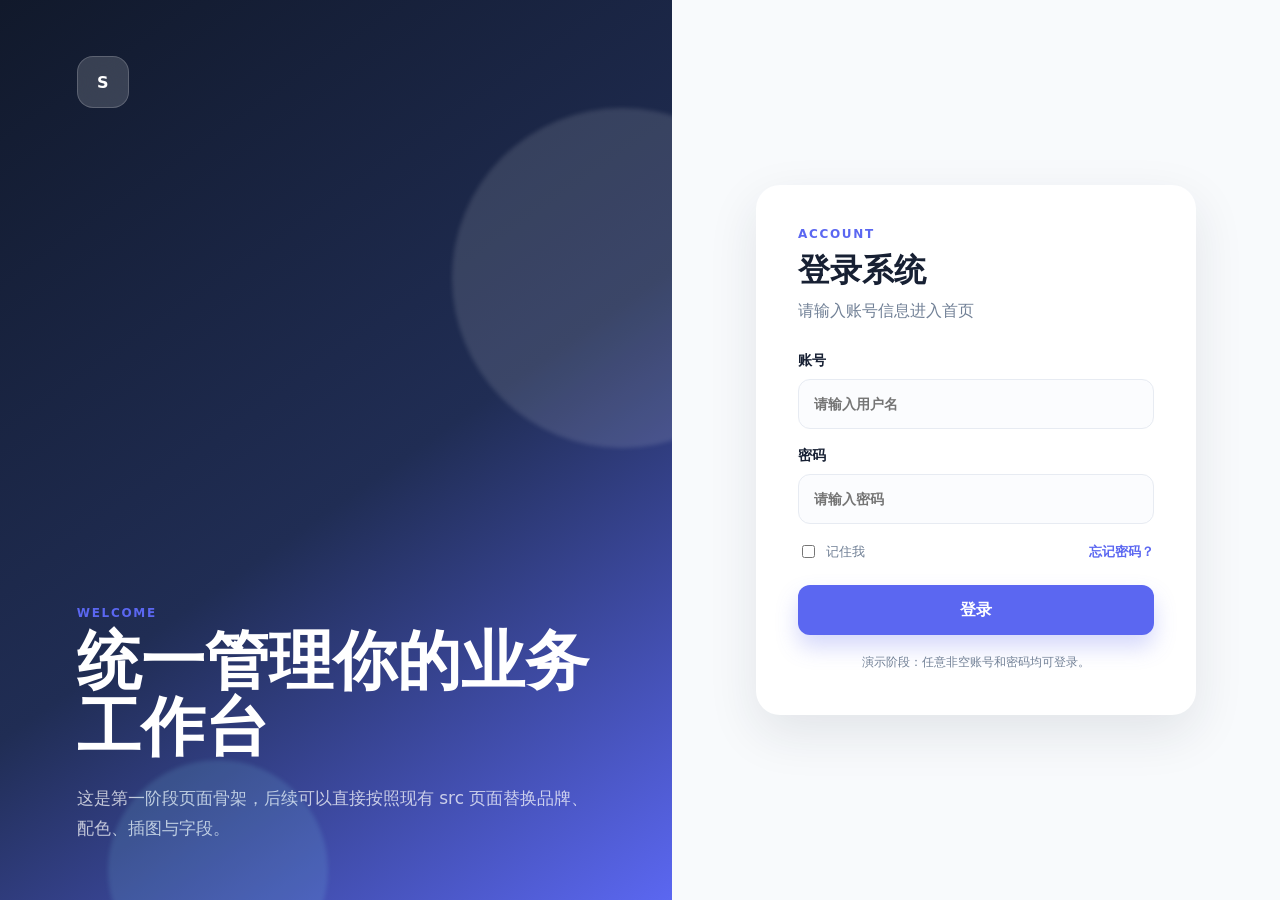
<file: index.html>
<!doctype html>
<html lang="zh-CN">
<head>
  <meta charset="UTF-8" />
  <meta name="viewport" content="width=device-width, initial-scale=1.0" />
  <title>首页</title>
  <link rel="stylesheet" href="assets/css/styles.css" />
</head>
<body class="app-page">
  <div class="app-shell">
    <aside class="sidebar" id="sidebar">
      <div class="sidebar-brand">
        <div class="brand-mark small">S</div>
        <div>
          <strong>Console</strong>
          <span>管理工作台</span>
        </div>
      </div>
      <nav class="nav-list" aria-label="主导航">
        <a class="nav-item active" href="#overview"><span>首页概览</span></a>
        <a class="nav-item" href="#business"><span>业务管理</span></a>
        <a class="nav-item" href="#data"><span>数据中心</span></a>
        <a class="nav-item" href="#settings"><span>系统设置</span></a>
      </nav>
      <div class="sidebar-footer">
        <button class="secondary-button full" id="logoutButton" type="button">退出登录</button>
      </div>
    </aside>

    <section class="main-area">
      <header class="topbar">
        <button class="icon-button mobile-only" id="menuButton" type="button" aria-label="展开菜单">☰</button>
        <div>
          <p class="eyebrow">DASHBOARD</p>
          <h1>首页</h1>
        </div>
        <div class="user-chip">
          <div class="avatar">U</div>
          <div>
            <strong id="displayUsername">用户</strong>
            <span>管理员</span>
          </div>
        </div>
      </header>

      <main class="dashboard-content" id="overview">
        <section class="hero-card">
          <div>
            <p class="eyebrow light">OVERVIEW</p>
            <h2>欢迎回来，<span id="welcomeUsername">用户</span></h2>
            <p>当前首页先提供通用业务后台框架，后续可以根据你现有 src 网页继续补充模块、接口和页面跳转。</p>
          </div>
          <div class="hero-stat">
            <span>今日状态</span>
            <strong>正常</strong>
          </div>
        </section>

        <section class="stats-grid" aria-label="关键指标">
          <article class="stat-card"><span>待处理任务</span><strong>12</strong><small>较昨日 +2</small></article>
          <article class="stat-card"><span>本月访问</span><strong>8,642</strong><small>保持稳定</small></article>
          <article class="stat-card"><span>活跃用户</span><strong>326</strong><small>近 7 日</small></article>
          <article class="stat-card"><span>系统消息</span><strong>5</strong><small>2 条未读</small></article>
        </section>

        <section class="content-grid">
          <article class="panel-card" id="business">
            <div class="panel-heading"><div><p class="eyebrow">QUICK ACCESS</p><h3>快捷入口</h3></div></div>
            <div class="quick-grid">
              <button class="quick-item" type="button"><strong>新增记录</strong><span>创建新的业务数据</span></button>
              <button class="quick-item" type="button"><strong>查看报表</strong><span>进入统计与分析</span></button>
              <button class="quick-item" type="button"><strong>用户管理</strong><span>管理账号与权限</span></button>
              <button class="quick-item" type="button"><strong>系统配置</strong><span>调整全局参数</span></button>
            </div>
          </article>

          <article class="panel-card" id="data">
            <div class="panel-heading"><div><p class="eyebrow">ACTIVITY</p><h3>最近动态</h3></div><button class="link-button" type="button">查看全部</button></div>
            <div class="activity-list">
              <div class="activity-item"><span class="activity-dot"></span><div><strong>登录成功</strong><p>当前账号已进入管理后台</p></div><time>刚刚</time></div>
              <div class="activity-item"><span class="activity-dot"></span><div><strong>数据同步完成</strong><p>首页指标已完成更新</p></div><time>10 分钟前</time></div>
              <div class="activity-item"><span class="activity-dot"></span><div><strong>系统检查</strong><p>所有基础服务运行正常</p></div><time>1 小时前</time></div>
            </div>
          </article>
        </section>
      </main>
    </section>
  </div>
  <div class="sidebar-mask" id="sidebarMask"></div>
  <script src="assets/js/app.js"></script>
</body>
</html>
</file>
<file: assets/css/styles.css>
:root {
  --bg: #f5f7fb;
  --surface: #ffffff;
  --surface-soft: #f8fafc;
  --text: #172033;
  --muted: #718096;
  --line: #e7ebf2;
  --primary: #5b67f1;
  --primary-dark: #434ed3;
  --sidebar: #101827;
  --sidebar-muted: #8f9aad;
  --shadow: 0 18px 50px rgba(29, 39, 62, .10);
  --radius-lg: 24px;
  --radius-md: 16px;
  --radius-sm: 12px;
}

* { box-sizing: border-box; }
html { scroll-behavior: smooth; }
body {
  margin: 0;
  font-family: Inter, ui-sans-serif, system-ui, -apple-system, BlinkMacSystemFont, "Segoe UI", "PingFang SC", "Microsoft YaHei", sans-serif;
  color: var(--text);
  background: var(--bg);
}
button, input { font: inherit; }
button { cursor: pointer; }
a { color: inherit; text-decoration: none; }

.eyebrow {
  margin: 0 0 8px;
  color: var(--primary);
  font-size: 12px;
  font-weight: 800;
  letter-spacing: .14em;
}
.eyebrow.light { color: rgba(255,255,255,.72); }
.muted { color: var(--muted); }

.auth-page { min-height: 100vh; background: #eef1f7; }
.auth-shell {
  min-height: 100vh;
  display: grid;
  grid-template-columns: minmax(0, 1.05fr) minmax(420px, .95fr);
}
.auth-visual {
  position: relative;
  overflow: hidden;
  display: flex;
  flex-direction: column;
  justify-content: space-between;
  min-height: 100vh;
  padding: 56px clamp(40px, 6vw, 90px);
  color: #fff;
  background: linear-gradient(145deg, #11192b 0%, #202d54 54%, #5b67f1 100%);
}
.auth-visual h1 { max-width: 650px; margin: 0 0 22px; font-size: clamp(42px, 5vw, 72px); line-height: 1.04; }
.auth-copy { max-width: 620px; margin: 0; color: rgba(255,255,255,.72); font-size: 17px; line-height: 1.8; }
.brand-mark {
  position: relative;
  z-index: 2;
  display: grid;
  place-items: center;
  width: 52px;
  height: 52px;
  border-radius: 16px;
  background: rgba(255,255,255,.16);
  border: 1px solid rgba(255,255,255,.18);
  color: #fff;
  font-weight: 900;
  backdrop-filter: blur(12px);
}
.brand-mark.small { width: 42px; height: 42px; border-radius: 12px; background: var(--primary); border: 0; }
.visual-orb { position: absolute; border-radius: 999px; filter: blur(2px); }
.visual-orb-a { width: 340px; height: 340px; right: -120px; top: 12%; background: rgba(255,255,255,.12); }
.visual-orb-b { width: 220px; height: 220px; left: 16%; bottom: -80px; background: rgba(137, 230, 255, .13); }
.auth-panel { display: grid; place-items: center; padding: 40px; background: #f8fafc; }
.login-card { width: min(440px, 100%); padding: 42px; border-radius: var(--radius-lg); background: var(--surface); box-shadow: var(--shadow); }
.login-card h2 { margin: 0 0 8px; font-size: 32px; }
.login-card > .muted { margin: 0 0 30px; }
.mobile-brand { display: none; }
.field { display: grid; gap: 9px; margin-top: 18px; font-weight: 700; font-size: 14px; }
.field input {
  width: 100%;
  height: 50px;
  padding: 0 15px;
  border: 1px solid var(--line);
  border-radius: 12px;
  outline: 0;
  background: #fbfcfe;
  color: var(--text);
  transition: .2s ease;
}
.field input:focus { border-color: var(--primary); box-shadow: 0 0 0 4px rgba(91,103,241,.10); background: #fff; }
.form-row { display: flex; align-items: center; justify-content: space-between; gap: 18px; margin: 18px 0 24px; font-size: 13px; }
.checkbox { display: flex; align-items: center; gap: 8px; color: var(--muted); }
.link-button { padding: 0; border: 0; background: transparent; color: var(--primary); font-weight: 700; }
.primary-button, .secondary-button {
  height: 50px;
  border-radius: 12px;
  border: 0;
  font-weight: 800;
  transition: .2s ease;
}
.primary-button { width: 100%; color: #fff; background: var(--primary); box-shadow: 0 12px 22px rgba(91,103,241,.26); }
.primary-button:hover { background: var(--primary-dark); transform: translateY(-1px); }
.secondary-button { padding: 0 18px; color: #d8deea; background: rgba(255,255,255,.08); }
.secondary-button:hover { background: rgba(255,255,255,.13); }
.full { width: 100%; }
.form-tip { margin: 18px 0 0; color: var(--muted); font-size: 12px; text-align: center; line-height: 1.6; }

.app-page { min-height: 100vh; }
.app-shell { min-height: 100vh; display: grid; grid-template-columns: 260px minmax(0, 1fr); }
.sidebar {
  position: sticky;
  top: 0;
  height: 100vh;
  display: flex;
  flex-direction: column;
  padding: 26px 18px;
  background: var(--sidebar);
  color: #fff;
  z-index: 40;
}
.sidebar-brand { display: flex; align-items: center; gap: 12px; padding: 0 10px 26px; }
.sidebar-brand strong, .sidebar-brand span { display: block; }
.sidebar-brand strong { font-size: 16px; }
.sidebar-brand span { margin-top: 2px; color: var(--sidebar-muted); font-size: 12px; }
.nav-list { display: grid; gap: 8px; }
.nav-item { padding: 13px 14px; border-radius: 12px; color: #aeb7c7; font-size: 14px; font-weight: 700; }
.nav-item:hover, .nav-item.active { color: #fff; background: rgba(255,255,255,.08); }
.nav-item.active { box-shadow: inset 3px 0 0 var(--primary); }
.sidebar-footer { margin-top: auto; padding: 16px 6px 2px; }
.main-area { min-width: 0; }
.topbar {
  position: sticky;
  top: 0;
  z-index: 25;
  min-height: 88px;
  display: flex;
  align-items: center;
  justify-content: space-between;
  gap: 20px;
  padding: 18px clamp(22px, 4vw, 52px);
  border-bottom: 1px solid rgba(231,235,242,.9);
  background: rgba(245,247,251,.88);
  backdrop-filter: blur(16px);
}
.topbar h1 { margin: 0; font-size: 26px; }
.user-chip { display: flex; align-items: center; gap: 10px; }
.user-chip strong, .user-chip span { display: block; }
.user-chip strong { font-size: 13px; }
.user-chip span { margin-top: 2px; color: var(--muted); font-size: 11px; }
.avatar { display: grid; place-items: center; width: 38px; height: 38px; border-radius: 50%; color: #fff; background: var(--primary); font-weight: 900; }
.dashboard-content { padding: 34px clamp(22px, 4vw, 52px) 52px; }
.hero-card {
  display: flex;
  align-items: flex-end;
  justify-content: space-between;
  gap: 28px;
  min-height: 230px;
  padding: 38px;
  border-radius: var(--radius-lg);
  color: #fff;
  background: linear-gradient(135deg, #27355f 0%, #5b67f1 58%, #7580ff 100%);
  box-shadow: 0 20px 44px rgba(55,66,170,.20);
}
.hero-card h2 { margin: 0 0 14px; font-size: clamp(30px, 4vw, 48px); }
.hero-card p { max-width: 720px; margin: 0; color: rgba(255,255,255,.76); line-height: 1.8; }
.hero-stat { min-width: 150px; padding: 20px; border: 1px solid rgba(255,255,255,.16); border-radius: 16px; background: rgba(255,255,255,.10); backdrop-filter: blur(10px); }
.hero-stat span, .hero-stat strong { display: block; }
.hero-stat span { color: rgba(255,255,255,.68); font-size: 12px; }
.hero-stat strong { margin-top: 8px; font-size: 28px; }
.stats-grid { display: grid; grid-template-columns: repeat(4, minmax(0, 1fr)); gap: 18px; margin-top: 20px; }
.stat-card, .panel-card { background: var(--surface); border: 1px solid var(--line); box-shadow: 0 12px 30px rgba(29,39,62,.05); }
.stat-card { padding: 22px; border-radius: var(--radius-md); }
.stat-card span, .stat-card strong, .stat-card small { display: block; }
.stat-card span { color: var(--muted); font-size: 13px; font-weight: 700; }
.stat-card strong { margin: 14px 0 8px; font-size: 30px; }
.stat-card small { color: #8e98aa; }
.content-grid { display: grid; grid-template-columns: 1.15fr .85fr; gap: 20px; margin-top: 20px; }
.panel-card { padding: 26px; border-radius: var(--radius-lg); }
.panel-heading { display: flex; align-items: center; justify-content: space-between; gap: 20px; margin-bottom: 20px; }
.panel-heading h3 { margin: 0; font-size: 20px; }
.quick-grid { display: grid; grid-template-columns: repeat(2, minmax(0, 1fr)); gap: 12px; }
.quick-item { min-height: 112px; padding: 18px; text-align: left; border: 1px solid var(--line); border-radius: 14px; background: var(--surface-soft); color: var(--text); transition: .2s ease; }
.quick-item:hover { border-color: #cfd5ff; background: #f7f7ff; transform: translateY(-2px); }
.quick-item strong, .quick-item span { display: block; }
.quick-item span { margin-top: 8px; color: var(--muted); font-size: 12px; line-height: 1.5; }
.activity-list { display: grid; }
.activity-item { display: grid; grid-template-columns: 10px 1fr auto; gap: 12px; align-items: start; padding: 16px 0; border-top: 1px solid var(--line); }
.activity-item:first-child { border-top: 0; }
.activity-dot { width: 8px; height: 8px; margin-top: 6px; border-radius: 50%; background: var(--primary); }
.activity-item strong { font-size: 13px; }
.activity-item p { margin: 5px 0 0; color: var(--muted); font-size: 12px; line-height: 1.5; }
.activity-item time { color: #9ba4b5; font-size: 11px; white-space: nowrap; }
.icon-button { width: 40px; height: 40px; border: 1px solid var(--line); border-radius: 10px; background: #fff; color: var(--text); }
.mobile-only { display: none; }
.sidebar-mask { display: none; }

@media (max-width: 1100px) {
  .stats-grid { grid-template-columns: repeat(2, minmax(0, 1fr)); }
  .content-grid { grid-template-columns: 1fr; }
}

@media (max-width: 820px) {
  .auth-shell { grid-template-columns: 1fr; }
  .auth-visual { display: none; }
  .auth-panel { min-height: 100vh; padding: 24px; }
  .login-card { padding: 30px 24px; }
  .mobile-brand { display: grid; place-items: center; width: 44px; height: 44px; margin-bottom: 28px; border-radius: 13px; color: #fff; background: var(--primary); font-weight: 900; }

  .app-shell { grid-template-columns: 1fr; }
  .sidebar { position: fixed; left: 0; transform: translateX(-102%); width: 260px; transition: transform .25s ease; }
  .sidebar.open { transform: translateX(0); }
  .sidebar-mask { position: fixed; inset: 0; z-index: 30; background: rgba(16,24,39,.42); }
  .sidebar-mask.show { display: block; }
  .mobile-only { display: inline-grid; place-items: center; }
  .topbar { justify-content: flex-start; }
  .user-chip { margin-left: auto; }
  .hero-card { align-items: flex-start; flex-direction: column; }
}

@media (max-width: 560px) {
  .topbar { padding-inline: 16px; }
  .dashboard-content { padding: 20px 16px 38px; }
  .topbar .eyebrow { display: none; }
  .topbar h1 { font-size: 22px; }
  .user-chip > div:last-child { display: none; }
  .hero-card { min-height: 0; padding: 26px 22px; }
  .hero-card h2 { font-size: 30px; }
  .stats-grid, .quick-grid { grid-template-columns: 1fr; }
  .panel-card { padding: 20px; }
  .activity-item { grid-template-columns: 10px 1fr; }
  .activity-item time { grid-column: 2; }
}
</file>
